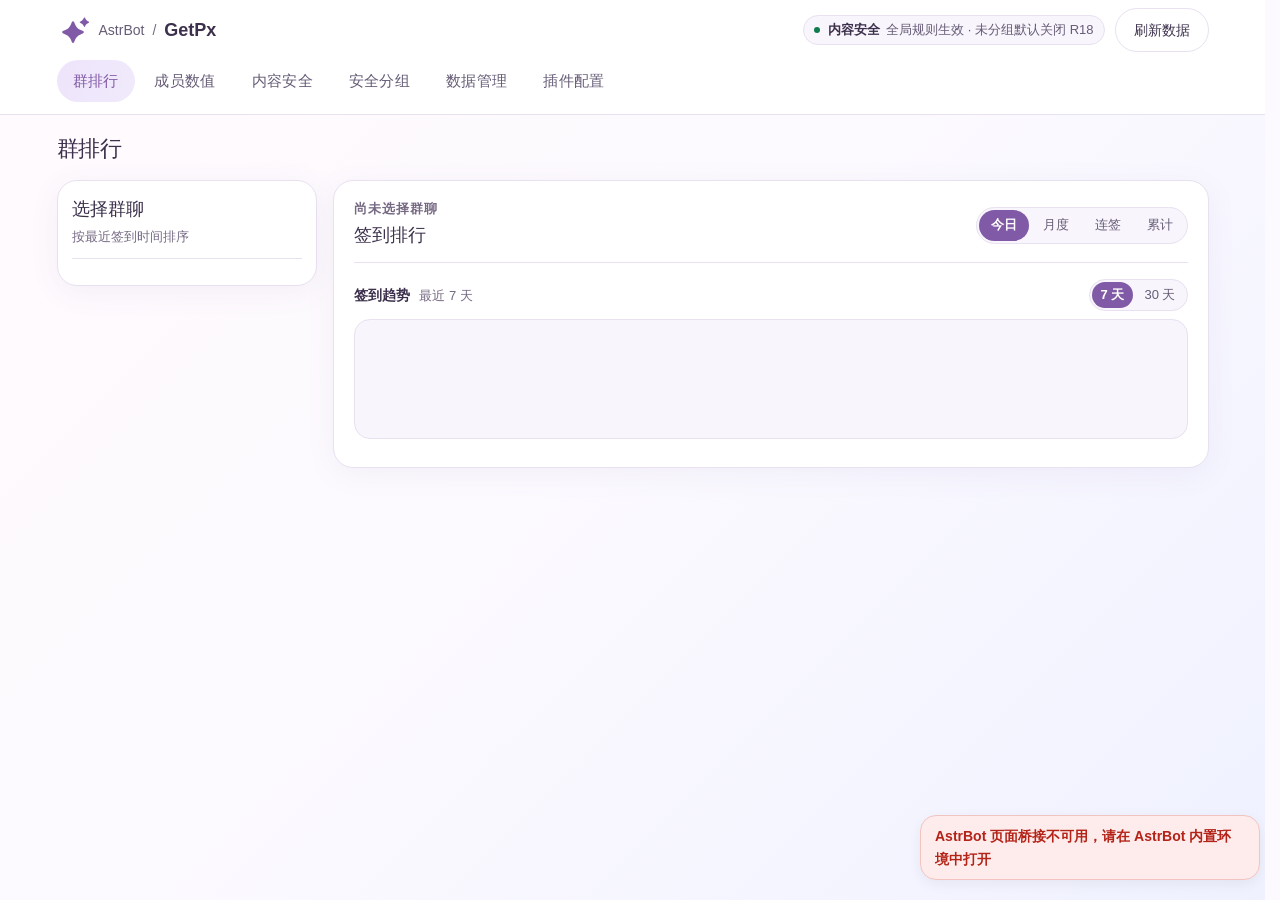
<file: pages/pluginCenter/index.html>
<!doctype html>
<html lang="zh-CN">
  <head>
    <meta charset="utf-8" />
    <meta name="viewport" content="width=device-width, initial-scale=1" />
    <meta name="color-scheme" content="light dark" />
    <meta name="theme-color" content="#ffffff" />
    <meta name="description" content="AstrBot 插件 GetPx 管理中心：群签到排行、成员数值、内容安全、安全分组、签到备份与插件配置。" />
    <title>GetPx 管理中心</title>
    <link rel="stylesheet" href="./styles.css" />
    <link rel="stylesheet" href="./safety.css" />
    <script>
      // 首帧即落主题：宿主注入的 data-theme 优先，其次 URL 的 theme 参数，
      // 独立预览回退系统偏好；不读取浏览器存储。
      (function () {
        var root = document.documentElement;
        var injected = root.getAttribute("data-theme");
        var hostKnown = injected === "dark" || injected === "light";
        var theme = hostKnown
          ? injected
          : new URLSearchParams(window.location.search).get("theme");
        var dark = theme === "dark"
          || (theme !== "light" && !!(window.matchMedia && window.matchMedia("(prefers-color-scheme: dark)").matches));
        root.setAttribute("data-theme", dark ? "dark" : "light");
        // 宿主已给出主题时不再跟随系统偏好，避免后续系统切换覆盖宿主。
        if (hostKnown) root.setAttribute("data-theme-source", "host");
      })();
    </script>
  </head>
  <body>
    <a class="skip-link" href="#mainContent">跳到主要内容</a>

    <div class="nav-shell">
      <header class="nav-primary">
        <div class="brand">
          <!-- AstrBot 双星标识，来自官方 dashboard/ChatUILogo.vue。 -->
          <svg class="brand-mark" viewBox="0 0 24 24" aria-hidden="true" focusable="false">
            <g transform="matrix(0.048 0 0 0.048 1.8 0.16)">
              <g transform="translate(0.8 32.9)">
                <path d="m246.3 328.1-17.8 41.2c-6.4 14.8-26.9 14.8-33.3 0l-17.8-41.2c-14.9-34.2-41.8-61.4-75.3-76.3l-48.8-21.6c-14.7-6.5-14.7-27.9 0-34.4l47.2-21c34.4-15.3 61.7-43.5 76.4-78.8l18-43.7c6.3-15.2 27.3-15.2 33.6 0l18 43.7c14.7 35.3 42 63.6 76.4 78.8l47.2 21c14.7 6.5 14.7 27.9 0 34.4l-48.8 21.6c-33.5 14.8-60.4 42.1-75.3 76.2z" transform="translate(0 35)" />
                <path d="m402.2 449.3-5.3 12.2c-3.5 7.9-14.4 7.9-17.9 0l-5.3-12.2c-8.4-19.3-23.6-34.6-42.4-43l-15.4-6.9c-7.9-3.5-7.9-14.9 0-18.4l14.5-6.5c19.4-8.6 34.8-24.5 43.1-44.5l5.4-13.1c3.4-8.1 14.6-8.1 18 0l5.4 13.1c8.3 19.9 23.7 35.8 43.1 44.5l14.5 6.5c7.9 3.5 7.9 14.9 0 18.4l-15.4 6.9c-19 8.3-34.1 23.7-42.5 43z" transform="matrix(0.95 0 0 0.95 22 -278)" />
              </g>
            </g>
          </svg>
          <div class="nav-crumb">
            <span class="org">AstrBot</span>
            <span class="slash">/</span>
            <span class="proj">GetPx</span>
          </div>
        </div>
        <div class="nav-actions">
          <div class="safety-summary" role="status" aria-label="内容安全摘要">
            <span class="safety-dot" aria-hidden="true"></span>
            <span class="safety-summary-text">
              <strong>内容安全</strong>
              <span id="safetyStatusSummary">全局规则生效 · 未分组默认关闭 R18</span>
            </span>
          </div>
          <button id="refreshBtn" class="btn" type="button">刷新数据</button>
        </div>
      </header>

      <nav class="nav-tabs" id="navTabs" role="tablist" aria-label="功能模块导航">
        <button class="tab active" id="tab-ranking" data-view="ranking" type="button" role="tab" aria-selected="true" aria-controls="rankingView" tabindex="0">群排行</button>
        <button class="tab" id="tab-members" data-view="members" type="button" role="tab" aria-selected="false" aria-controls="membersView" tabindex="-1">成员数值</button>
        <button class="tab" id="tab-safety" data-view="safety" type="button" role="tab" aria-selected="false" aria-controls="safetyView" tabindex="-1">内容安全</button>
        <button class="tab" id="tab-policies" data-view="policies" type="button" role="tab" aria-selected="false" aria-controls="policiesView" tabindex="-1">安全分组</button>
        <button class="tab" id="tab-data" data-view="data" type="button" role="tab" aria-selected="false" aria-controls="dataView" tabindex="-1">数据管理</button>
        <button class="tab" id="tab-settings" data-view="settings" type="button" role="tab" aria-selected="false" aria-controls="settingsView" tabindex="-1">插件配置</button>
      </nav>
    </div>

    <main class="main" id="mainContent" tabindex="-1">
      <section id="globalError" class="global-error" role="alert" hidden>
        <span id="globalErrorMessage">部分数据加载失败。</span>
        <button class="btn" id="retryAllBtn" type="button">重新加载</button>
      </section>

      <!-- 群排行 -->
      <section id="rankingView" class="view active" role="tabpanel" aria-labelledby="tab-ranking">
        <div class="view-head"><h2>群排行</h2></div>
        <div class="ranking-layout">
          <aside class="panel group-rail">
            <div class="panel-head">
              <div>
                <h2 id="rankingTitle">选择群聊</h2>
                <p class="panel-sub">按最近签到时间排序</p>
              </div>
            </div>
            <div id="groupList" class="group-list"></div>
          </aside>

          <div class="panel ranking-main">
            <div class="ranking-toolbar">
              <div>
                <p id="selectedGroupMeta" class="eyebrow">尚未选择群聊</p>
                <h2 id="selectedGroupName">签到排行</h2>
              </div>
              <div class="segmented" aria-label="榜单时间筛选">
                <button class="active" data-rank="today" type="button">今日</button>
                <button data-rank="month" type="button">月度</button>
                <button data-rank="streak" type="button">连签</button>
                <button data-rank="total" type="button">累计</button>
              </div>
            </div>

            <div class="activity-head">
              <div>
                <span>签到趋势</span>
                <small id="trendCaption">最近 7 天</small>
              </div>
              <div class="segmented compact" aria-label="趋势统计时间跨度">
                <button class="active" data-days="7" type="button">7 天</button>
                <button data-days="30" type="button">30 天</button>
              </div>
            </div>
            <div class="ranking-results">
              <p id="rankingStatus" class="ranking-status" role="status"></p>
              <div id="rankingData">
                <div id="activityTrack" class="activity-track" aria-label="每日签到人数"></div>
                <div id="rankingContent" class="ranking-content"></div>
              </div>
            </div>
          </div>
        </div>
      </section>

      <!-- 成员数值 -->
      <section id="membersView" class="view" role="tabpanel" aria-labelledby="tab-members">
        <div class="view-head">
          <div>
            <h2 id="membersTitle">成员数值</h2>
            <p>搜索已有签到成员并调整当前资料。历史签到记录、群排行和已生成卡片不会被改写。</p>
          </div>
        </div>

        <p class="notice" role="note">
          <strong>修改立即生效</strong>
          金币与签到天数不能小于 0；好感度最低为 -10；连续签到不能大于累计签到。
        </p>

        <section class="panel member-panel">
          <div class="panel-head">
            <div>
              <h3>成员资料</h3>
              <p class="panel-sub">按昵称或用户 ID 搜索</p>
            </div>
            <span id="memberCount" class="count" aria-live="polite">尚未加载</span>
          </div>
          <form id="memberSearchForm" class="member-search-form" role="search">
            <label for="memberSearch" class="sr-only">搜索成员昵称或用户 ID</label>
            <input id="memberSearch" name="checkin_member_search" type="search" maxlength="64" autocomplete="off" spellcheck="false" placeholder="输入昵称或用户 ID…" />
            <button class="btn" type="submit">搜索成员</button>
            <button id="memberClearBtn" class="btn" type="button">清除</button>
          </form>
          <div id="memberList" class="member-list" aria-live="polite" tabindex="-1">
            <div class="empty">打开本模块后将加载签到成员</div>
          </div>
          <nav id="memberPager" class="member-pager" aria-label="成员列表分页" hidden>
            <button id="memberPrevPage" class="btn btn-sm" type="button">上一页</button>
            <span id="memberPageStatus" role="status"></span>
            <button id="memberNextPage" class="btn btn-sm" type="button">下一页</button>
          </nav>
        </section>
      </section>

      <!-- 内容安全 -->
      <section id="safetyView" class="view" role="tabpanel" aria-labelledby="tab-safety">
        <div class="view-head">
          <div>
            <h2 id="safetyTitle">内容安全</h2>
            <p>全局规则适用于所有会话；未分组会话默认仅普通分级，没有内置关键词。</p>
          </div>
        </div>

        <div class="safety-columns">
          <section class="panel safety-mode-panel">
            <div class="panel-head"><h3>所有分组的匹配方式</h3></div>
            <span class="field-label" id="keywordMatchModeLabel">关键词过滤</span>
            <div id="keywordMatchMode" class="dd-slot"></div>
            <p id="keywordModeHint" class="hint"></p>
            <p class="hint">全局与分组关键词使用同一模式。不检查简介，不执行正则或通配符。</p>
          </section>

          <section class="panel">
            <div class="panel-head">
              <div>
                <h3>全局屏蔽关键词</h3>
                <p class="panel-sub">对所有会话生效，与分组词叠加</p>
              </div>
              <span id="customCount" class="count" aria-live="polite"></span>
            </div>
            <form id="termForm" class="inline-form">
              <label for="termInput" class="sr-only">自定义屏蔽词</label>
              <input id="termInput" type="text" name="custom_safety_term" maxlength="64" autocomplete="off" spellcheck="false" placeholder="例如：某些敏感词汇…" required />
              <button class="btn" type="submit">添加屏蔽词</button>
              <p id="termError" class="form-error" aria-live="polite"></p>
            </form>
            <div id="customTerms" class="term-list"></div>
          </section>
        </div>

        <section class="panel blacklist-panel">
          <div class="panel-head">
            <div>
              <h3>作品 ID 黑名单</h3>
              <p class="panel-sub">所有会话生效；同一 PID 的分页图片也会拦截</p>
            </div>
            <span id="blacklistCount" class="count" aria-live="polite"></span>
          </div>
          <form id="blacklistForm" class="blacklist-form">
            <div>
              <label for="blacklistId">Pixiv 作品 ID</label>
              <input id="blacklistId" type="text" name="pixiv_illust_id" inputmode="numeric" pattern="[0-9]+" autocomplete="off" spellcheck="false" required placeholder="例如：12345678…" />
            </div>
            <div>
              <label for="blacklistReason">加入原因</label>
              <input id="blacklistReason" type="text" name="blacklist_reason" maxlength="200" autocomplete="off" placeholder="例如：含有不适合的背景…" />
            </div>
            <button class="btn" type="submit">加入黑名单</button>
            <p id="blacklistError" class="form-error" aria-live="polite"></p>
          </form>
          <div id="blacklistContent" class="blacklist-list"></div>
        </section>
      </section>

      <!-- 安全分组 -->
      <section id="policiesView" class="view" role="tabpanel" aria-labelledby="tab-policies">
        <div class="view-head">
          <div>
            <h2 id="policiesTitle">安全分组</h2>
            <p>一个会话只属于一个分组。全局关键词与作品黑名单始终生效。</p>
          </div>
          <button id="policyAddBtn" class="btn btn-primary" type="button">新建分组</button>
        </div>
        <section class="panel">
          <div class="panel-head">
            <p class="hint">点击分组编辑</p>
            <span id="policyCount" class="count" aria-live="polite">0</span>
          </div>
          <label for="policySearch" class="sr-only">搜索分组名称或会话</label>
          <input id="policySearch" class="search" type="search" placeholder="搜索分组名称或完整 UMO" autocomplete="off" />
          <div id="policyList" class="safety-group-grid" aria-live="polite"></div>
        </section>

        <dialog id="safetyGroupDialog" class="safety-group-dialog" aria-labelledby="safetyGroupTitle">
          <form id="safetyGroupForm">
            <header class="safety-group-header">
              <h3 id="safetyGroupTitle">安全分组</h3>
              <p>为关联会话设置分级与附加屏蔽词。</p>
            </header>
            <div class="safety-group-fields">
              <div class="safety-group-field">
                <label for="safetyGroupName">分组名称</label>
                <input id="safetyGroupName" type="text" name="safety_group_name" required maxlength="64" placeholder="例如：日常插画" autocomplete="off" />
              </div>
              <div class="safety-group-field">
                <label for="safetyGroupSessions">关联会话 <span>每行一个完整 UMO</span></label>
                <textarea id="safetyGroupSessions" rows="3" placeholder="粘贴 /sid 返回的完整值" aria-describedby="safetyGroupSessionsHint" spellcheck="false"></textarea>
                <p id="safetyGroupSessionsHint" class="hint">在目标聊天发送 /sid 获取；一个会话只能加入一个分组。</p>
              </div>
              <label class="safety-r18-toggle">
                <span class="safety-r18-copy">
                  <strong>允许 R18</strong>
                  <small id="safetyGroupR18Hint">默认关闭；开启后允许混合分级，不保证只返回 R18。</small>
                </span>
                <input id="safetyGroupR18" type="checkbox" role="switch" aria-label="允许 R18" aria-describedby="safetyGroupR18Hint" />
                <span class="switch-track" aria-hidden="true"></span>
              </label>
              <div class="safety-group-field">
                <label for="safetyGroupTerms">附加屏蔽关键词 <span>每行一个</span></label>
                <textarea id="safetyGroupTerms" rows="3" placeholder="可选，留空仅使用全局关键词" aria-describedby="safetyGroupTermsHint"></textarea>
                <p id="safetyGroupTermsHint" class="hint">与全局词叠加，使用全局匹配方式；全局作品黑名单始终生效。</p>
              </div>
              <p id="safetyGroupError" class="form-error" role="alert"></p>
            </div>
            <div class="dialog-actions">
              <button id="safetyGroupDelete" class="btn btn-danger-quiet" type="button">删除分组</button>
              <button class="btn" id="safetyGroupCancel" type="button">关闭</button>
              <button class="btn btn-primary" type="submit">保存分组</button>
            </div>
          </form>
        </dialog>
      </section>

      <!-- 数据管理 -->
      <section id="dataView" class="view" role="tabpanel" aria-labelledby="tab-data">
        <div class="view-head">
          <div>
            <h2 id="dataTitle">数据管理</h2>
            <p>导出签到数据、当前安全规则及旧策略归档。导入只恢复签到，安全规则与旧策略不会恢复。</p>
          </div>
        </div>

        <div class="data-grid">
          <section class="panel data-action">
            <h3>数据导出</h3>
            <p>导出插件数据 JSON。查看旧策略请展开 legacy_safety_archives；旧策略仅供查看，不支持重新导入。包内不含 token 或代理地址。</p>
            <button class="btn" id="exportBtn" type="button">下载备份 (.json)</button>
            <small id="latestBackup" aria-live="polite">最近备份：尚无备份记录</small>
          </section>

          <section class="panel data-action">
            <h3>从备份文件恢复</h3>
            <p>导入 JSON 格式的备份。注意：这会覆盖现有的签到数据。在导入前，系统会自动创建当前数据的回滚备份。</p>
            <label for="importFile" class="sr-only">选择备份文件</label>
            <input id="importFile" name="checkin_backup" type="file" accept="application/json,.json" hidden />
            <button id="selectBackupBtn" class="btn" type="button">选择备份文件</button>
            <button id="importBtn" class="btn danger" type="button" disabled>确认恢复此备份</button>
            <small id="importResult" aria-live="polite">尚未选择任何文件 (最大支持 5 MiB)</small>
          </section>

          <section class="panel data-action">
            <h3>临时图片与卡片缓存</h3>
            <p>保存当天签到卡片及背景摘要，并统计下载临时图片。下载图片通常在发送流程结束后删除；送达未知的路径图片保留 10 分钟后自动清理。手动清理会移除卡片缓存和下载残余，跳过最近 10 分钟的下载临时文件。签到记录及用户数据不受影响，卡片缓存清理后会按需重建。</p>
            <div class="cache-stat-line">
              <span id="cacheStorageText">正在统计缓存占用…</span>
            </div>
            <div class="cache-actions-row">
              <button id="clearCacheBtn" class="btn danger" type="button">一键清理临时缓存</button>
              <button id="refreshCacheBtn" class="btn" type="button">刷新统计</button>
            </div>
            <small id="cacheStorageDetail" aria-live="polite">卡片缓存：- · 临时下载：-</small>
          </section>
        </div>
      </section>

      <!-- 插件配置 -->
      <section id="settingsView" class="view" role="tabpanel" aria-labelledby="tab-settings">
        <div class="config-actionbar">
          <div class="config-toolbar-heading">
            <h2 id="settingsTitle">插件配置</h2>
            <div class="config-current-group">
              <span id="settingsGroupTitle">插件配置</span>
              <span id="settingsGroupCount" class="hint"></span>
            </div>
          </div>
          <p id="settingsStatus" class="config-bar-state" role="status" aria-live="polite">正在读取设置…</p>
          <div class="config-bar-actions">
            <button id="settingsDiscardBtn" class="btn" type="button">放弃更改</button>
            <button id="settingsReloadBtn" class="btn" type="button" aria-label="重新载入设置" title="重新载入设置">
              <svg viewBox="0 0 24 24" width="20" height="20" aria-hidden="true" focusable="false"><path d="M20 7v5h-5M4 17v-5h5M6.3 6.3a8 8 0 0 1 13 2.7M4.7 15a8 8 0 0 0 13 2.7" fill="none" stroke="currentColor" stroke-width="1.8" stroke-linecap="round" stroke-linejoin="round" /></svg>
              <span>重新载入</span>
            </button>
            <button id="settingsSaveBtn" class="btn btn-primary" type="submit" form="configSettingsForm" disabled>保存设置</button>
          </div>
        </div>

        <form id="configSettingsForm" class="config-layout" novalidate>
          <aside class="config-nav" aria-label="配置分组">
            <label for="settingsSearch" class="sr-only">搜索配置项</label>
            <input id="settingsSearch" class="search" type="search" placeholder="搜索配置项…" autocomplete="off" spellcheck="false" />
            <div id="settingsNav" class="config-nav-list"></div>
            <span id="settingsGroupPickerLabel" class="sr-only">配置分组</span>
            <div id="settingsGroupSelect" class="config-mobile-select"></div>
            <button id="settingsFixInvalidBtn" class="btn btn-quiet" type="button" hidden>定位待修正项</button>
            <label class="config-check config-key-toggle"><input id="settingsShowKeys" type="checkbox" />显示配置键</label>
          </aside>
          <div class="config-content">
            <div class="config-main" aria-labelledby="settingsGroupTitle">
              <div id="settingsGroups" class="config-fields"></div>
            </div>
            <details class="config-effect-note">
              <summary>保存后何时生效？</summary>
              <p>Pixiv 令牌、出站代理及模式、图片反代、Lolicon 排除 AI、万象画卷联动与网络超时保存后需重载插件。去重期限为内置规则，不再提供天数设置。全局安全规则与安全分组仍由各自页面维护。</p>
            </details>
          </div>
        </form>
      </section>
    </main>

    <div id="toast" class="toast" role="status" aria-live="polite"></div>

    <dialog id="confirmDialog" class="dialog" aria-labelledby="dialogTitle" aria-describedby="dialogMessage">
      <form method="dialog">
        <h2 id="dialogTitle">确认操作</h2>
        <p id="dialogMessage"></p>
        <div class="dialog-actions">
          <button class="btn" value="cancel" type="submit">取消</button>
          <button id="dialogConfirm" class="btn danger" value="confirm" type="submit">确认执行</button>
        </div>
      </form>
    </dialog>

    <dialog id="memberDialog" class="member-dialog" aria-labelledby="memberDialogTitle">
      <form id="memberForm">
        <h2 id="memberDialogTitle">调整成员数值</h2>
        <p id="memberDialogIdentity" class="member-dialog-identity"></p>
        <input id="memberUserId" name="user_id" type="hidden" />
        <div class="member-value-grid">
          <label for="memberCoins">金币
            <input id="memberCoins" name="coins" type="number" min="0" max="2147483647" step="1" inputmode="numeric" required />
          </label>
          <label for="memberAffection">好感度
            <input id="memberAffection" name="affection" type="number" min="-10" max="1000000" step="0.01" inputmode="decimal" required />
          </label>
          <label for="memberTotalDays">累计签到
            <input id="memberTotalDays" name="total_days" type="number" min="0" max="2147483647" step="1" inputmode="numeric" required />
          </label>
          <label for="memberStreakDays">连续签到
            <input id="memberStreakDays" name="streak_days" type="number" min="0" max="2147483647" step="1" inputmode="numeric" required />
          </label>
        </div>
        <div class="member-boost-section">
          <div class="member-boost-info">
            <span class="field-label">好感度加持状态</span>
            <span id="memberBoostStatus" class="boost-badge">无加持</span>
          </div>
          <div class="member-boost-field">
            <span class="field-label" id="memberBoostLabel">调整加持</span>
            <div id="memberBoostAction" class="dd-slot"></div>
          </div>
        </div>
        <p class="member-history-note">这里只修改成员当前资料，不会篡改过去的签到奖励或排行榜记录。</p>
        <p id="memberFormError" class="form-error" aria-live="polite"></p>
        <div class="dialog-actions">
          <button class="btn" id="memberCancelBtn" type="button">取消</button>
          <button class="btn btn-primary" id="memberSaveBtn" type="submit">保存修改</button>
        </div>
      </form>
    </dialog>

    <script type="module" src="./app.js"></script>
  </body>
</html>
</file>
<file: pages/pluginCenter/styles.css>
/* ==========================================================================
   GetPx 管理中心
   淡紫渐变管理界面：统一控件、圆角与动效，亮色内容面承载业务信息。
   深色跟随宿主，独立预览回退系统偏好；不读取浏览器存储。
   颜色一律走语义 token；动效仅用于控件状态反馈，遵循 reduced-motion。
   ========================================================================== */

:root {
  color-scheme: light;

  --font-system: -apple-system, BlinkMacSystemFont, "Segoe UI", "PingFang SC",
    "Hiragino Sans GB", "Microsoft YaHei", "Noto Sans SC", sans-serif;
  --font-sans: var(--font-system);
  --font-code: ui-monospace, SFMono-Regular, Menlo, Consolas, "Liberation Mono", monospace;
  --font-display: var(--font-sans);
  --text-small: 13px;
  --text-body: 14px;
  --text-nav: 15px;
  --text-section: 18px;
  --text-title: 22px;
  --weight-display: 600;
  --weight-control: 500;
  --weight-label: 600;

  --bg: #fcfaff;
  --surface: #f8f5fd;
  --surface-hover: #f0eafb;
  --surface-sunken: #eee4fb;
  --surface-elevated: #ffffff;
  --border: #e8e1f0;
  --border-strong: #b9accd;
  --border-focus: #8064a8;
  --text: #3c304c;
  --text-muted: #665c76;
  --text-subtle: #756983;
  --accent: #805aa6;
  --accent-hover: #70508f;
  --accent-end: #8863b0;
  --wash-start: #fffafd;
  --wash-end: #eff1ff;
  --page-background: var(--bg) linear-gradient(135deg, var(--wash-start), var(--bg) 48%, var(--wash-end)) fixed;
  --soft-shadow: #72559012;
  --accent-invert: #ffffff;
  --link: #805aa6;
  --link-hover: #654989;
  --safe: #0f7b4f;
  --safe-soft: #e9f6ef;
  --safe-border: #b9e0cb;
  --warn: #8a4b00;
  --warn-soft: #fdf4e5;
  --warn-border: #efd9b4;
  --danger: #b42318;
  --danger-soft: #fdeceb;
  --danger-border: #f2c4c0;
  --danger-solid: #b42318;
  --danger-solid-hover: #8f1c13;
  --danger-solid-text: #ffffff;
  --backdrop: rgba(23, 23, 23, 0.38);
  --focus-ring: #8064a8;
  --toggle-knob: #ffffff;

  --radius: 20px;
  --radius-sm: 16px;
  --radius-xs: 12px;
  --radius-pill: 999px;
  --shadow-sm: 0 6px 30px var(--soft-shadow);
  --shadow-md: 0 4px 14px rgba(0, 0, 0, 0.06);
  --shadow-dialog: 0 0 0 1px var(--border), 0 16px 48px rgba(0, 0, 0, 0.12);
  --control-height: 44px;
  --control-compact-height: 32px;
  --transition: 180ms cubic-bezier(.2,0,0,1);

  --topbar-h: 56px;
  --tabs-h: 42px;
  --shell-height: 98px;
  --config-toolbar-height: 72px;
  --config-toolbar-gap: 8px;
  --sticky-top: calc(var(--shell-height) + var(--config-toolbar-gap) + var(--config-toolbar-height) + 16px);
  --page-bottom: 40px;
}

/* 深色沿用紫色强调，危险、警告与成功保留独立语义。 */
:root[data-theme="dark"] {
  color-scheme: dark;

  --bg: #2c2736;
  --surface: #373041;
  --surface-hover: #50435f;
  --surface-sunken: #58426e;
  --surface-elevated: #373041;
  --border: #5a4b66;
  --border-strong: #83738f;
  --border-focus: #dec1fb;
  --text: #f5edfc;
  --text-muted: #d0c4dd;
  --text-subtle: #d2c4df;
  --accent: #dec1fb;
  --accent-hover: #e4cefa;
  --accent-end: #cbbaf3;
  --wash-start: #362b40;
  --wash-end: #303345;
  --soft-shadow: #140c2226;
  --accent-invert: #2c2736;
  --link: #d0b9ee;
  --link-hover: #e3d2f8;
  --safe: #4ec98a;
  --safe-soft: #14291f;
  --safe-border: #2f5c45;
  --warn: #f0b45a;
  --warn-soft: #2c2417;
  --warn-border: #574327;
  --danger: #ff7b72;
  --danger-soft: #2e1a1c;
  --danger-border: #5c2b2f;
  --danger-solid: #b94036;
  --danger-solid-hover: #a3332a;
  --danger-solid-text: #ffffff;
  --backdrop: rgba(8, 10, 14, 0.62);
  --focus-ring: #dec1fb;
  --toggle-knob: #f7f2fc;

  --shadow-sm: 0 6px 30px var(--soft-shadow);
  --shadow-md: 0 4px 14px rgba(0, 0, 0, 0.35);
  --shadow-dialog: 0 0 0 1px var(--border-strong), 0 16px 48px rgba(0, 0, 0, 0.55);
}

*,
*::before,
*::after {
  box-sizing: border-box;
}

body {
  margin: 0;
  min-width: 320px;
  font-family: var(--font-sans);
  font-size: var(--text-body);
  line-height: 1.6;
  color: var(--text);
  background: var(--page-background);
  -webkit-font-smoothing: antialiased;
  text-rendering: optimizeLegibility;
}

h1,
h2,
h3,
h4,
p {
  margin: 0;
}

h1, h2, h3, h4, .nav-crumb .proj, .tab, .config-nav-name {
  font-family: var(--font-display);
  font-weight: var(--weight-display);
  font-synthesis: none;
}

button,
input,
select,
textarea {
  font: inherit;
  color: inherit;
}

button {
  cursor: pointer;
  touch-action: manipulation;
}

html { scroll-padding-top: calc(var(--shell-height) + 16px); }
html[data-view="settings"] {
  scroll-padding-top: var(--sticky-top);
}
:where(input, textarea, button, summary) { scroll-margin-block: 12px; }

:where(button, input, textarea, [tabindex]):focus-visible {
  outline: 2px solid var(--focus-ring);
  outline-offset: 2px;
}

.skip-link {
  position: fixed;
  top: 10px;
  left: 10px;
  z-index: 100;
  padding: 7px 12px;
  border-radius: var(--radius-xs);
  background: var(--accent);
  color: var(--accent-invert);
  font-size: var(--text-body);
  transform: translateY(-160%);
  transition: transform var(--transition), width var(--transition), height var(--transition), background-color var(--transition);
}

.skip-link:focus {
  transform: none;
}

.sr-only {
  position: absolute;
  width: 1px;
  height: 1px;
  padding: 0;
  margin: -1px;
  overflow: hidden;
  clip: rect(0, 0, 0, 0);
  white-space: nowrap;
  border: 0;
}

/* ==========================================================================
   顶部导航壳
   ========================================================================== */

.nav-shell {
  position: sticky;
  top: 0;
  z-index: 40;
  background: var(--surface-elevated);
  border-bottom: 1px solid var(--border);
}

.nav-primary {
  max-width: 1200px;
  margin: 0 auto;
  display: flex;
  align-items: center;
  gap: 16px;
  min-height: var(--topbar-h);
  padding: 8px 24px;
}

.brand {
  display: flex;
  align-items: center;
  gap: 10px;
  min-width: 0;
}

.brand-mark {
  display: block;
  width: 32px;
  height: 32px;
  flex: none;
  fill: var(--accent);
}

.nav-crumb {
  display: flex;
  align-items: center;
  gap: 8px;
  font-size: var(--text-body);
  white-space: nowrap;
}

.nav-crumb .org {
  color: var(--text-muted);
}

.nav-crumb .slash {
  color: var(--text-subtle);
}

.nav-crumb .proj {
  color: var(--text);
  font-weight: var(--weight-display);

  font-size: var(--text-section);
}

.nav-actions {
  margin-left: auto;
  display: flex;
  align-items: center;
  gap: 10px;
  min-width: 0;
}

.safety-summary {
  display: flex;
  align-items: center;
  gap: 8px;
  min-width: 0;
  padding: 4px 10px;
  border: 1px solid var(--border);
  border-radius: var(--radius-sm);
  background: var(--surface);
}

.safety-dot {
  width: 6px;
  height: 6px;
  flex: none;
  border-radius: 50%;
  background: var(--safe);
}

.safety-summary-text {
  display: flex;
  align-items: baseline;
  gap: 6px;
  min-width: 0;
  font-size: var(--text-small);
  color: var(--text-muted);
}

.safety-summary-text strong {
  flex: none;
  color: var(--text);
  font-weight: 600;
}

#safetyStatusSummary {
  overflow: hidden;
  text-overflow: ellipsis;
  white-space: nowrap;
}

.nav-tabs {
  position: relative;
  max-width: 1200px;
  margin: 0 auto;
  display: flex;
  gap: 4px;
  padding: 0 24px 12px;
  overflow-x: auto;
  scrollbar-width: none;
}

.nav-tabs::-webkit-scrollbar {
  display: none;
}

.tab {
  position: relative;
  z-index: 1;
  padding: 9px 16px;
  border-radius: var(--radius-pill);
  border: 0;
  background: transparent;
  color: var(--text-muted);
  font-size: var(--text-nav);
  white-space: nowrap;
  transition: color var(--transition);
  font-weight: var(--weight-control);
  letter-spacing: .02em;
}

.tab:hover {
  color: var(--text);
}

.tab.active {
  color: var(--accent);
  font-weight: var(--weight-control);
}

.tab-indicator {
  position: absolute;
  top: 0;
  left: 0;
  height: 40px;
  border-radius: var(--radius-pill);
  background: linear-gradient(110deg, var(--surface-sunken), var(--surface-hover));
  transition: width 300ms cubic-bezier(.2,0,0,1), transform 300ms cubic-bezier(.2,0,0,1);
  pointer-events: none;
}

.main {
  width: 100%;
  max-width: 1200px;
  margin: 0 auto;
  padding: 16px 24px var(--page-bottom);
}

html[data-view="settings"] .main { padding-top: var(--config-toolbar-gap); }

.view {
  display: none;
}

.view.active {
  display: block;
}

/* ==========================================================================
   基础排版与通用组件
   ========================================================================== */

.view-head {
  display: flex;
  align-items: flex-end;
  justify-content: space-between;
  gap: 16px;
  flex-wrap: wrap;
  margin-bottom: 14px;
}

.view-head h2 {
  font-size: var(--text-title);
  font-weight: var(--weight-display);
  letter-spacing: -0.01em;
}

.view-head p {
  margin-top: 3px;
  max-width: 78ch;
  font-size: var(--text-small);
  color: var(--text-subtle);

  line-height: 1.7;
}

.panel {
  min-width: 0;
  padding: 20px;
  border: 1px solid var(--border);
  border-radius: var(--radius);
  background: var(--surface-elevated);
  box-shadow: var(--shadow-sm);
}

.panel-head {
  display: flex;
  align-items: flex-start;
  justify-content: space-between;
  gap: 12px;
  padding-bottom: 10px;
  margin-bottom: 12px;
  border-bottom: 1px solid var(--border);
}

.panel-head h2,
.panel-head h3 {
  font-size: var(--text-section);
  font-weight: var(--weight-display);
}

.panel-sub {
  margin-top: 2px;
  font-size: var(--text-small);
  color: var(--text-subtle);

  line-height: 1.7;
}

.eyebrow {
  font: 600 var(--text-small)/1.2 var(--font-sans);
  letter-spacing: 0.08em;
  text-transform: uppercase;
  color: var(--text-subtle);
}

.hint {
  font-size: var(--text-small);
  color: var(--text-subtle);

  line-height: 1.7;
}

.count {
  flex: none;
  padding: 3px 8px;
  border: 1px solid var(--border);
  border-radius: var(--radius-pill);
  background: var(--surface-hover);
  color: var(--text-muted);
  font: 600 var(--text-small)/1 var(--font-sans);
}

.btn {
  position: relative;
  overflow: hidden;
  display: inline-flex;
  align-items: center;
  justify-content: center;
  gap: 6px;
  min-height: var(--control-height);
  padding: 8px 18px;
  border: 1px solid var(--border);
  border-radius: var(--radius-pill);
  background: var(--surface-elevated);
  color: var(--text);
  font-size: var(--text-body);
  font-weight: var(--weight-control);
  transition: background-color var(--transition), border-color var(--transition),
    color var(--transition), transform var(--transition), box-shadow var(--transition);
}

.btn:hover:not(:disabled) {
  background: var(--surface-hover);
  border-color: var(--border-strong);
}

.btn.btn-primary {
  background: linear-gradient(120deg, var(--accent), var(--accent-end));
  border-color: var(--accent);
  color: var(--accent-invert);
}
.btn.btn-primary:hover:not(:disabled) {
  background: linear-gradient(120deg, var(--accent), var(--accent-end));
  box-shadow: 0 5px 14px var(--soft-shadow);
  transform: translateY(-1px);
  border-color: var(--accent-hover);
}

.btn:active:not(:disabled) { transform: scale(.96); }

.btn-sm {
  min-height: var(--control-compact-height);
  padding: 4px 10px;
  font-size: var(--text-body);
}

.btn-quiet {
  border-color: transparent;
  background: transparent;
}

.btn-danger-quiet {
  color: var(--danger);
}

.btn-danger-quiet:hover:not(:disabled) {
  border-color: var(--danger-border);
  background: var(--danger-soft);
}

.btn[hidden] { display: none; }

.button-ripple {
  position: absolute;
  border-radius: 50%;
  background: currentColor;
  opacity: .15;
  transform: scale(0);
  pointer-events: none;
  animation: button-ripple 460ms ease-out forwards;
}
@keyframes button-ripple { to { transform: scale(1); opacity: 0; } }

.btn:disabled {
  opacity: 0.5;
  cursor: not-allowed;
}

.btn.danger {
  border-color: var(--danger-solid);
  background: var(--danger-solid);
  color: var(--danger-solid-text);
}

.btn.danger:hover:not(:disabled) {
  background: var(--danger-solid-hover);
  border-color: var(--danger-solid-hover);
}

input[type="text"],
input[type="search"],
input[type="password"],
input[type="number"],
input[type="file"],
textarea,
.search {
  width: 100%;
  min-width: 0;
  padding: 10px 13px;
  border: 1px solid var(--border);
  border-radius: var(--radius-xs);
  background: var(--surface);
  color: var(--text);
  font-size: var(--text-body);
  min-height: var(--control-height);
  transition: border-color var(--transition), box-shadow var(--transition);
}

input[type="text"]:focus,
input[type="search"]:focus,
input[type="password"]:focus,
input[type="number"]:focus,
textarea:focus {
  border-color: var(--border-focus);
  outline: none;
  box-shadow: 0 0 0 1px var(--border-focus);
}

input::placeholder,
textarea::placeholder {
  color: var(--text-subtle);
  opacity: 1;
}

input[type="checkbox"] {
  accent-color: var(--accent);
}

textarea {
  resize: none;
  scrollbar-width: thin;
  scrollbar-color: var(--border-strong) transparent;
}

.empty {
  padding: 26px 12px;
  color: var(--text-subtle);
  font-size: var(--text-small);
  text-align: center;
}

.empty.error {
  color: var(--danger);
}

.form-error {
  font-size: var(--text-small);
  color: var(--danger);
}

.form-error:empty {
  display: none;
}

.global-error {
  display: flex;
  align-items: center;
  justify-content: space-between;
  gap: 12px;
  margin-bottom: 12px;
  padding: 9px 12px;
  border: 1px solid var(--danger-border);
  border-radius: var(--radius-sm);
  background: var(--danger-soft);
  color: var(--danger);
  font-size: var(--text-small);
}

.global-error[hidden] {
  display: none;
}

.global-error button {
  flex: none;
}

.notice {
  display: flex;
  flex-wrap: wrap;
  gap: 4px 10px;
  align-items: baseline;
  margin-bottom: 14px;
  padding: 9px 12px;
  border: 1px solid var(--warn-border);
  border-radius: var(--radius-sm);
  background: var(--warn-soft);
  color: var(--text);
  font-size: var(--text-small);
}

.notice strong {
  flex: none;
  color: var(--warn);
  font-size: var(--text-small);
}

/* ==========================================================================
   自绘下拉与开关
   ========================================================================== */

.dd {
  position: relative;
  display: inline-block;
  min-width: 0;
}

.dd-trigger {
  display: inline-flex;
  align-items: center;
  justify-content: space-between;
  gap: 8px;
  width: 100%;
  min-height: var(--control-height);
  padding: 8px 12px;
  border: 1px solid var(--border);
  border-radius: 14px;
  background: var(--surface);
  color: var(--text);
  font-size: var(--text-body);
  text-align: left;
  white-space: nowrap;
  transition: border-color var(--transition), background-color var(--transition);
}

.dd-trigger:hover:not(:disabled) {
  border-color: var(--border-strong);
}

.dd-trigger:focus-visible {
  border-color: var(--border-focus);
}

.dd-label {
  overflow: hidden;
  text-overflow: ellipsis;
}

.dd-caret {
  width: 20px;
  height: 20px;
  flex: none;
  color: var(--text-muted);
  transition: transform var(--transition), color var(--transition);
}

.dd-trigger:hover .dd-caret { color: var(--accent); }

.dd.open .dd-caret {
  transform: rotate(180deg);
}

.dd-list {
  position: absolute;
  top: calc(100% + 8px);
  left: 0;
  z-index: 60;
  display: flex;
  flex-direction: column;
  gap: 1px;
  min-width: 100%;
  max-width: min(340px, 100%, calc(100vw - 24px));
  max-height: 240px;
  overflow-y: auto;
  padding: 4px;
  border: 1px solid var(--border);
  border-radius: var(--radius-sm);
  background: var(--surface-elevated);
  box-shadow: var(--shadow-md);
  overscroll-behavior: contain;
  transform-origin: top;
  scrollbar-width: thin;
  scrollbar-color: var(--border-strong) transparent;
}

@keyframes surface-in {
  from { opacity: 0; transform: translateY(-3px); }
  to { opacity: 1; transform: translateY(0); }
}
@keyframes busy-spin { to { transform: rotate(360deg); } }
button[aria-busy="true"]::before {
  content: "";
  display: inline-block;
  width: 13px;
  height: 13px;
  margin-right: 7px;
  border: 2px solid currentColor;
  border-right-color: transparent;
  border-radius: 50%;
  vertical-align: -2px;
  animation: busy-spin 700ms linear infinite;
}
dialog[open] { animation: dialog-in 340ms cubic-bezier(.2,0,0,1); }
dialog[open]::backdrop { animation: surface-in 220ms ease-out; }
dialog.is-closing::backdrop { animation: backdrop-out 160ms ease-in forwards; }
@keyframes dialog-in { from { opacity: 0; transform: translateY(20px) scale(.94); } to { opacity: 1; transform: none; } }
@keyframes backdrop-out { to { background: transparent; } }

/* 空间不足时向上展开，避免矮屏或弹窗内选项被裁切。 */
.dd.dd-up .dd-list {
  top: auto;
  bottom: calc(100% + 8px);
  transform-origin: bottom;
}

.dd-list[hidden] {
  display: none;
}

.dd-option {
  display: flex;
  align-items: center;
  justify-content: space-between;
  gap: 10px;
  min-height: 42px;
  width: 100%;
  padding: 8px 12px;
  border: 0;
  border-radius: 11px;
  background: transparent;
  color: var(--text);
  font-size: var(--text-body);
  text-align: left;
  white-space: normal;
  overflow-wrap: anywhere;
}

.dd-option:hover:not(:disabled) {
  background: var(--surface-hover);
}

.dd-option[aria-selected="true"]::after { content: "✓"; color: var(--accent); flex: none; }

.dd-option[aria-selected="true"] {
  background: var(--surface-sunken);
  color: var(--accent);
  font-weight: var(--weight-control);
}

.dd-option:focus-visible {
  outline: 2px solid var(--focus-ring);
  outline-offset: -2px;
}

.dd-option:disabled {
  opacity: 0.5;
  cursor: not-allowed;
}

.dd.is-disabled {
  opacity: 0.55;
}

.dd-slot {
  min-width: 0;
}

.switch {
  display: inline-flex;
  align-items: center;
  gap: 10px;
  width: fit-content;
  min-height: var(--control-height);
  color: var(--text-muted);
  font-size: var(--text-body);
  cursor: pointer;
  user-select: none;
}

.switch input {
  position: absolute;
  width: 1px;
  height: 1px;
  margin: 0;
  opacity: 0;
  pointer-events: none;
}

.switch-track {
  position: relative;
  width: 52px;
  height: 32px;
  flex: none;
  border: 2px solid var(--text-subtle);
  border-radius: var(--radius-pill);
  background: var(--surface);
  transition: background-color var(--transition);
}

.switch-track::after {
  content: "";
  position: absolute;
  top: 6px;
  left: 6px;
  width: 16px;
  height: 16px;
  border-radius: 50%;
  background: var(--text-subtle);
  box-shadow: 0 1px 2px rgba(0, 0, 0, 0.2);
  transition: transform var(--transition), width var(--transition), height var(--transition), background-color var(--transition);
}

input:checked + .switch-track {
  border-color: var(--accent);
  background: var(--accent);
}

input:checked + .switch-track::after {
  top: 2px;
  left: 2px;
  width: 24px;
  height: 24px;
  background: var(--accent-invert);
  transform: translateX(20px);
}

.switch > input:focus-visible ~ .switch-text,
.safety-r18-toggle:has(> input:focus-visible) .safety-r18-copy strong {
  text-decoration: underline;
  text-underline-offset: 3px;
}

.switch.is-disabled {
  opacity: 0.55;
  cursor: not-allowed;
}

/* ==========================================================================
   群排行
   ========================================================================== */

.ranking-layout {
  display: grid;
  grid-template-columns: 260px minmax(0, 1fr);
  gap: 16px;
  align-items: start;
}

.group-rail {
  padding: 14px;
}

.group-list {
  display: grid;
  gap: 3px;
  max-height: 560px;
  overflow-y: auto;
}

.group-button {
  width: 100%;
  min-width: 0;
  padding: 8px 10px;
  border: 1px solid transparent;
  border-radius: var(--radius-sm);
  background: transparent;
  color: var(--text);
  text-align: left;
  transition: background-color var(--transition), border-color var(--transition);
}

.group-button:hover {
  background: var(--surface-hover);
}

.group-button.active {
  background: var(--surface-hover);
  border-color: var(--border-strong);
}

.group-button strong {
  display: block;
  overflow: hidden;
  font-size: var(--text-body);
  font-weight: 600;
  text-overflow: ellipsis;
  white-space: nowrap;
}

.group-button small {
  display: block;
  margin-top: 2px;
  overflow: hidden;
  color: var(--text-subtle);
  font-size: var(--text-small);
  text-overflow: ellipsis;
  white-space: nowrap;
}

.ranking-toolbar {
  display: flex;
  flex-wrap: wrap;
  align-items: center;
  justify-content: space-between;
  gap: 16px;
  padding-bottom: 12px;
  border-bottom: 1px solid var(--border);
}

.ranking-toolbar > div:first-child { min-width: 0; }

.ranking-toolbar h2 {
  margin-top: 4px;
  font-size: var(--text-section);
  font-weight: var(--weight-display);
}

.segmented {
  display: inline-flex;
  gap: 2px;
  padding: 2px;
  border: 1px solid var(--border);
  border-radius: var(--radius-pill);
  background: var(--surface);
}

.segmented button {
  border: 0;
  border-radius: var(--radius-pill);
  background: transparent;
  color: var(--text-muted);
  padding: 5px 12px;
  font-size: var(--text-small);
  white-space: nowrap;
}

.segmented button:hover {
  color: var(--text);
}

.segmented button.active {
  background: var(--accent);
  color: var(--accent-invert);
  font-weight: 600;
}

.segmented.compact button {
  padding: 3px 9px;
  font-size: var(--text-small);
}

.activity-head {
  display: flex;
  align-items: center;
  justify-content: space-between;
  gap: 12px;
  margin-top: 16px;
}

.activity-head span {
  font-size: var(--text-body);
  font-weight: 600;
}

.activity-head small {
  margin-left: 6px;
  color: var(--text-subtle);
  font-size: var(--text-small);
}

.ranking-results { position: relative; }

.ranking-status:not(:empty) {
  position: absolute;
  z-index: 1;
  top: 8px;
  right: 8px;
  padding: 4px 10px;
  border: 1px solid var(--border);
  border-radius: var(--radius-pill);
  background: var(--surface-elevated);
  color: var(--text-muted);
  font-size: var(--text-small);
  pointer-events: none;
}

#rankingData[aria-busy="true"] { opacity: 0.65; }

.activity-track {
  display: grid;
  grid-template-columns: repeat(7, minmax(0, 1fr));
  gap: 6px;
  align-items: end;
  height: 120px;
  margin-top: 8px;
  padding: 10px 8px 6px;
  border: 1px solid var(--border);
  border-radius: var(--radius-sm);
  background: var(--surface);
  overflow-x: auto;
}

.activity-track.days-30 {
  grid-template-columns: repeat(30, minmax(8px, 1fr));
  gap: 3px;
}

.track-day {
  display: flex;
  flex-direction: column;
  justify-content: flex-end;
  align-items: center;
  gap: 4px;
  min-width: 0;
  height: 100%;
}

.track-day b {
  color: var(--text-muted);
  font: 600 var(--text-small)/1 var(--font-sans);
}

.track-day small {
  color: var(--text-subtle);
  font: var(--text-small)/1 var(--font-sans);
}

.track-bar {
  width: 100%;
  max-width: 22px;
  min-height: 2px;
  border-radius: 6px 6px 0 0;
  background: var(--accent);
  opacity: 0.85;
}

.track-day:hover .track-bar {
  opacity: 1;
}

.days-30 .track-day b,
.days-30 .track-day small {
  display: none;
}

.ranking-content {
  margin-top: 8px;
}

.ranking-row {
  display: grid;
  grid-template-columns: 40px minmax(0, 1fr) 110px;
  align-items: center;
  gap: 10px;
  min-height: 44px;
  padding: 4px 8px;
  border-bottom: 1px solid var(--border);
}

.ranking-row:last-child {
  border-bottom: 0;
}

.ranking-row:first-child {
  border-radius: var(--radius-xs);
  background: var(--surface);
}

.rank-number {
  color: var(--text-subtle);
  font: 600 13px/1 var(--font-sans);
}

.rank-user strong {
  display: block;
  overflow: hidden;
  font-size: var(--text-body);
  font-weight: 600;
  text-overflow: ellipsis;
  white-space: nowrap;
}

.rank-user small {
  display: block;
  color: var(--text-subtle);
  font: var(--text-small)/1.3 var(--font-sans);
}

.rank-value {
  text-align: right;
  font: 600 13px/1 var(--font-sans);
}

/* ==========================================================================
   成员数值
   ========================================================================== */

.member-search-form {
  display: grid;
  grid-template-columns: minmax(160px, 1fr) auto auto;
  gap: 8px;
  margin-bottom: 12px;
}

.member-list {
  display: grid;
}

.member-row {
  display: grid;
  grid-template-columns: minmax(170px, 1.4fr) repeat(4, minmax(72px, 0.55fr)) auto;
  gap: 10px;
  align-items: center;
  padding: 10px 8px;
  border-bottom: 1px solid var(--border);
}

.member-row:last-child {
  border-bottom: 0;
}

.member-identity,
.member-metric {
  min-width: 0;
}

.member-identity strong,
.member-identity small,
.member-metric strong,
.member-metric small {
  display: block;
}

.member-identity strong {
  overflow: hidden;
  color: var(--text);
  font-size: var(--text-body);
  text-overflow: ellipsis;
  white-space: nowrap;
}

.member-identity small {
  color: var(--text-subtle);
  font-size: var(--text-small);
}

.member-metric small {
  color: var(--text-subtle);
  font-size: var(--text-small);
}

.member-metric strong {
  margin-top: 1px;
  font: 600 13px/1.3 var(--font-sans);
}

.badge-boost {
  display: inline-flex;
  margin-left: 6px;
  padding: 1px 6px;
  border-radius: 4px;
  background: var(--surface-hover);
  color: var(--text-subtle);
  font-size: var(--text-small);
  font-weight: 600;
  vertical-align: middle;
}

.badge-boost.active {
  border: 1px solid var(--safe-border);
  background: var(--safe-soft);
  color: var(--safe);
}

.badge-boost.pending {
  border: 1px solid var(--warn-border);
  background: var(--warn-soft);
  color: var(--warn);
}

.member-pager:not([hidden]) {
  display: flex;
  align-items: center;
  justify-content: center;
  gap: 10px;
  margin-top: 12px;
  color: var(--text-muted);
  font-size: var(--text-small);
}

.member-pager .btn { flex-shrink: 0; }

#memberPageStatus {
  width: 8em;
  min-width: 0;
  overflow-wrap: anywhere;
  text-align: center;
}

/* ==========================================================================
   内容安全
   ========================================================================== */

.safety-columns {
  display: grid;
  grid-template-columns: repeat(2, minmax(0, 1fr));
  gap: 16px;
}

.field-label {
  display: block;
  color: var(--text-muted);
  font-size: var(--text-body);
  font-weight: var(--weight-label);
}

.safety-mode-panel .dd-slot {
  margin-top: 6px;
}

.safety-mode-panel .dd {
  width: 100%;
}

.safety-mode-panel .hint {
  margin-top: 8px;
}

.inline-form {
  display: grid;
  grid-template-columns: minmax(0, 1fr) auto;
  gap: 8px;
}

.inline-form .form-error {
  grid-column: 1 / -1;
}

.term-list {
  display: grid;
  gap: 4px;
  max-height: 260px;
  margin-top: 10px;
  overflow-y: auto;
}

.term-item {
  display: flex;
  align-items: center;
  justify-content: space-between;
  gap: 10px;
  padding: 10px 13px;
  border: 1px solid var(--border);
  border-radius: var(--radius-xs);
  background: var(--surface);
}

.term-item strong {
  font-size: var(--text-body);
  font-weight: 600;
}

.blacklist-panel {
  margin-top: 16px;
}

.blacklist-form {
  display: grid;
  grid-template-columns: minmax(0, 1fr) minmax(0, 1.6fr) auto;
  gap: 10px;
  align-items: end;
  padding: 12px;
  border: 1px solid var(--border);
  border-radius: var(--radius-sm);
  background: var(--surface);
}

.blacklist-form label {
  display: block;
  margin-bottom: 4px;
  color: var(--text-muted);
  font-size: var(--text-small);
  font-weight: 600;
}

.blacklist-form .form-error {
  grid-column: 1 / -1;
}

.blacklist-list {
  margin-top: 12px;
}

.blacklist-item {
  display: flex;
  align-items: center;
  gap: 12px;
  padding: 9px 10px;
  border-bottom: 1px solid var(--border);
}

.blacklist-item:last-child {
  border-bottom: 0;
}

.blacklist-thumb {
  width: 40px;
  height: 40px;
  flex: none;
  overflow: hidden;
  border: 1px solid var(--border);
  border-radius: 4px;
  background: var(--surface-hover);
}

.blacklist-thumb img {
  display: block;
  width: 100%;
  height: 100%;
  object-fit: cover;
}

.blacklist-id {
  color: var(--link);
  font: 600 var(--text-small)/1 var(--font-sans);
}

.blacklist-copy {
  flex: 1;
  min-width: 0;
}

.blacklist-copy strong {
  display: block;
  overflow: hidden;
  font-size: var(--text-body);
  text-overflow: ellipsis;
  white-space: nowrap;
}

.blacklist-copy small {
  display: block;
  overflow: hidden;
  color: var(--text-subtle);
  font-size: var(--text-small);
  text-overflow: ellipsis;
  white-space: nowrap;
}

.blacklist-meta {
  flex: none;
  color: var(--text-subtle);
  font-size: var(--text-small);
}

/* ==========================================================================
   数据管理
   ========================================================================== */

.data-grid {
  overflow: hidden;
  border: 1px solid var(--border);
  border-radius: var(--radius);
  background: var(--surface-elevated);
}

.data-action.panel {
  display: grid;
  grid-template-columns: 200px minmax(0, 1fr);
  align-items: start;
  gap: 10px 24px;
  padding: 24px;
  border: 0;
  border-bottom: 1px solid var(--border);
  border-radius: 0;
  background: transparent;
}

.data-action:last-child { border-bottom: 0; }
.data-action > * { grid-column: 2; min-width: 0; }
.data-action > h3 { grid-column: 1; grid-row: 1 / span 5; }
.data-action > .btn { justify-self: start; }

.data-action h3 {
  font-size: var(--text-section);
  font-weight: var(--weight-display);
}

.data-action p {
  color: var(--text-subtle);
  font-size: var(--text-small);

  line-height: 1.7;
}

.data-action small {
  color: var(--text-subtle);
  font-size: var(--text-small);
}

.cache-stat-line {
  font-size: var(--text-body);
}

.cache-stat-line strong {
  font: 700 22px/1.1 var(--font-sans);
}

.cache-actions-row {
  display: flex;
  flex-wrap: wrap;
  gap: 8px;
}

.data-action input[type="file"] {
  padding: 5px;
  background: var(--surface);
  color: var(--text-muted);
  font-size: var(--text-small);
}

input[type="file"]::file-selector-button {
  min-height: var(--control-compact-height);
  margin-right: 10px;
  padding: 4px 10px;
  border: 1px solid var(--border);
  border-radius: var(--radius-xs);
  background: var(--surface-elevated);
  color: var(--text);
  font: inherit;
  cursor: pointer;
}

/* ==========================================================================
   插件配置
   ========================================================================== */

.config-actionbar {
  position: sticky;
  top: calc(var(--shell-height) + var(--config-toolbar-gap));
  z-index: 30;
  display: flex;
  align-items: center;
  justify-content: space-between;
  gap: 16px;
  margin-bottom: 18px;
  padding: 12px 16px;
  border: 1px solid var(--border);
  border-radius: var(--radius-sm);
  background: var(--surface-elevated);
  box-shadow: var(--shadow-sm);
}

.config-actionbar::before {
  /* 遮住吸顶后从工具条与主导航之间穿过的表单内容。 */
  content: "";
  position: absolute;
  inset: auto -1px 100%;
  height: calc(var(--config-toolbar-gap) + 1px);
  z-index: -1;
  background: var(--page-background);
}

.config-toolbar-heading {
  display: flex;
  flex: 1 1 auto;
  align-items: center;
  gap: 8px 16px;
  min-width: 0;
}

.config-toolbar-heading h2 {
  font-size: var(--text-title);
  font-weight: var(--weight-display);
  white-space: nowrap;
}

.config-current-group {
  display: flex;
  align-items: baseline;
  min-width: 0;
  gap: 8px;
  color: var(--text-muted);
  font-size: var(--text-body);
}

#settingsGroupTitle {
  overflow: hidden;
  text-overflow: ellipsis;
  white-space: nowrap;
}

.config-current-group .hint {
  flex-shrink: 0;
  font-size: var(--text-small);
  white-space: nowrap;
}

.config-bar-actions svg { display: none; }

.rank-value, .member-metric strong, .number-control input, .count, .cache-stat-line strong {
  font-variant-numeric: tabular-nums;
}

.config-effect-note {
  margin: 18px 0 0;
  color: var(--text-subtle);
  font-size: var(--text-small);
  line-height: 1.8;
}

.config-effect-note summary {
  width: fit-content;
  cursor: pointer;
  color: var(--text-muted);
}

.config-effect-note p { margin-top: 8px; }

.config-bar-state {
  flex: 0 1 26ch;
  block-size: 2.8em;
  min-width: 0;
  overflow: auto;
  overflow-wrap: anywhere;
  align-content: safe center;
  color: var(--text-muted);
  font-size: var(--text-small);
  line-height: 1.4;
  text-align: end;
}

.config-bar-state[data-state="dirty"] {
  color: var(--warn);
  font-weight: 600;
}

.config-bar-state[data-state="error"] {
  color: var(--danger);
  font-weight: 600;
}

.config-bar-state[data-state="saved"] {
  color: var(--safe);
  font-weight: 600;
}

.config-bar-actions {
  display: flex;
  flex: none;
  gap: 8px;
}

.config-layout {
  display: grid;
  grid-template-columns: 228px minmax(0, 1fr);
  gap: 28px;
  align-items: start;
}

.config-nav {
  display: flex;
  flex-direction: column;
  gap: 14px;
  min-width: 0;
}

.config-nav .search {
  width: 100%;
}

.config-nav-list {
  display: flex;
  flex-direction: column;
  gap: 2px;
}

.config-nav-item {
  display: flex;
  align-items: center;
  justify-content: space-between;
  gap: 8px;
  padding: 10px 12px;
  border: 1px solid transparent;
  border-radius: var(--radius-sm);
  background: transparent;
  color: var(--text-muted);
  font-size: var(--text-body);
  text-align: left;
  transition: background-color var(--transition), color var(--transition);
}

.config-nav-item:hover {
  background: var(--surface-hover);
  color: var(--text);
}

.config-nav-item.active {
  background: linear-gradient(100deg, var(--surface-sunken), var(--surface-hover));
  color: var(--accent);
  font-weight: 600;
}

/* 搜索无命中用语义弱化色，不靠整块透明度降低对比度。 */
.config-nav-item.no-hit {
  color: var(--text-subtle);
}

.config-nav-name { font-size: var(--text-nav); font-weight: var(--weight-control); }

.config-nav-badge {
  color: var(--text-subtle);
  font: 500 var(--text-small)/1 var(--font-sans);
  white-space: nowrap;
}

.config-nav-badge[data-state="dirty"] {
  color: var(--warn);
  font-weight: 700;
}

.config-mobile-select {
  display: none;
}

.config-content { min-width: 0; }

@media (min-width: 681px) {
  html { scrollbar-gutter: stable; }

  .config-nav {
    position: sticky;
    top: var(--sticky-top);
    max-height: calc(100dvh - var(--sticky-top) - var(--page-bottom));
    overflow-y: auto;
    padding: 4px;
    margin: -4px;
  }

  .config-nav > * { flex-shrink: 0; }
}

.config-main {
  min-width: 0;
  padding: 0 20px;
  border: 1px solid var(--border);
  border-radius: var(--radius);
  background: var(--surface-elevated);
}

.config-fields {
  display: flex;
  flex-direction: column;
}

.config-item {
  display: grid;
  grid-template-columns: minmax(180px, 0.9fr) minmax(200px, 1.1fr);
  align-items: start;
  gap: 8px 28px;
  padding: 18px 0;
  border-bottom: 1px solid var(--border);
  min-width: 0;
}

.config-item:last-child { border-bottom: 0; }
.config-item-meta,
.config-item-control {
  display: flex;
  flex-direction: column;
  align-items: flex-start;
  gap: 8px;
  min-width: 0;
}
.config-item-control .dd { width: 100%; }
.config-item-control > .config-error { order: 4; }
.config-item-control > .config-warning { order: 5; }
.config-item-delegated .config-item-control { align-items: flex-end; }
.config-item-long { grid-template-columns: 1fr; }
.config-item-long .config-item-head { flex-direction: row; align-items: baseline; }

.config-item-head {
  display: flex;
  align-items: flex-start;
  flex-direction: column;
  gap: 6px;
  min-width: 0;
}

.config-item-label {
  font-size: var(--text-body);
  line-height: 1.5;
  font-weight: var(--weight-label);
}

#settingsView:not(:has(#settingsShowKeys:checked)) .config-item-key { display: none; }

.config-key-toggle { color: var(--text-subtle); font-size: var(--text-small); }

.config-item-key {
  color: var(--text-subtle);
  font: var(--text-small)/1.5 var(--font-code);
  overflow-wrap: anywhere;
}

.config-hint {
  color: var(--text-subtle);
  font-size: var(--text-small);
  line-height: 1.7;
}

.config-warning {
  color: var(--warn);
  font-size: var(--text-small);
}

.config-error {
  color: var(--danger);
  font-size: var(--text-small);
}

.config-error:empty {
  display: none;
}

.config-readonly {
  color: var(--text-muted);
  font: var(--text-small)/1.5 var(--font-sans);
  overflow-wrap: anywhere;
}

.config-input {
  width: 100%;
}

.config-item .dd { width: 100%; }
.config-item textarea { min-height: 104px; }

.config-item:has(.dd-list:not([hidden])) { position: relative; z-index: 5; }
.member-boost-section:has(.dd-list:not([hidden])) { position: relative; z-index: 5; }

input[type="number"] { appearance: textfield; -moz-appearance: textfield; }
input::-webkit-inner-spin-button, input::-webkit-outer-spin-button { -webkit-appearance: none; margin: 0; }
.number-control { display: flex; align-items: center; gap: 4px; width: 164px; max-width: 100%; padding: 4px; border: 1px solid var(--border); border-radius: 16px; background: var(--surface); }
.number-control input { flex: 1; width: 40px; min-width: 0; min-height: 36px; padding: 6px 0; border: 0; background: transparent; text-align: center; border-radius: 8px; font-family: var(--font-sans); }
.number-control:has(input.is-invalid) { border-color: var(--danger); }
.number-step { position: relative; overflow: hidden; flex: none; display: grid; place-items: center; width: 36px; height: 36px; padding: 0; border: 0; border-radius: 11px; background: var(--surface-elevated); color: var(--accent); box-shadow: 0 2px 5px var(--soft-shadow); transition: background-color var(--transition), transform var(--transition); }
.number-step::before,
.number-step-increase::after {
  content: "";
  grid-area: 1 / 1;
  width: 12px;
  border-top: 2px solid currentColor;
}
.number-step-increase::after { transform: rotate(90deg); }
.number-step:hover:not(:disabled) { background: var(--surface-sunken); }
.number-step:active:not(:disabled) { transform: scale(.88); }
.number-step:disabled { opacity: .35; cursor: not-allowed; }

.config-options {
  display: flex;
  flex-wrap: wrap;
  gap: 6px 12px;
}

.config-check {
  display: inline-flex;
  align-items: center;
  gap: 8px;
  min-height: 30px;
  color: var(--text);
  font-size: var(--text-body);
  cursor: pointer;
}

.config-check input[type="checkbox"] {
  appearance: none;
  display: grid;
  place-content: center;
  width: 16px;
  height: 16px;
  flex: none;
  margin: 0;
  border: 1px solid var(--border-strong);
  border-radius: 4px;
  background: var(--surface-elevated);
  transition: border-color var(--transition), background-color var(--transition);
}

.config-check input:checked {
  background: var(--accent);
  border-color: var(--accent);
}
.config-check input:checked::after {
  content: "";
  width: 8px;
  height: 5px;
  border-left: 2px solid var(--accent-invert);
  border-bottom: 2px solid var(--accent-invert);
  transform: translateY(-1px) rotate(-45deg);
}

.is-invalid {
  border-color: var(--danger);
}

/* ==========================================================================
   对话框与提示
   ========================================================================== */

dialog {
  max-height: calc(100dvh - 32px);
  overflow-y: auto;
  scrollbar-width: thin;
  scrollbar-color: var(--border-strong) transparent;
  border: 1px solid var(--border);
  border-radius: 28px;
  background: var(--surface-elevated);
  color: var(--text);
  padding: 0;
  box-shadow: var(--shadow-dialog);
}

dialog::backdrop {
  background: var(--backdrop);
}

.dialog {
  width: min(440px, calc(100% - 32px));
}

.dialog form,
.member-dialog form {
  padding: 24px;
}

dialog h2 {
  margin-top: 0;
  font-size: var(--text-section);
  font-weight: var(--weight-display);
}

dialog p:not(.eyebrow):not(.member-history-note) {
  color: var(--text-muted);
  font-size: var(--text-body);
}

.dialog-actions {
  position: sticky;
  bottom: 0;
  padding-top: 12px;
  background: var(--surface-elevated);
  display: flex;
  justify-content: flex-end;
  gap: 8px;
  margin-top: 16px;
}

.member-dialog {
  width: min(560px, calc(100% - 32px));
}

.member-dialog-identity {
  padding-bottom: 10px;
  border-bottom: 1px solid var(--border);
  color: var(--text-muted);
  font: var(--text-small)/1.5 var(--font-sans);
}

.member-value-grid {
  display: grid;
  grid-template-columns: repeat(2, minmax(0, 1fr));
  gap: 10px;
  margin-top: 14px;
}

.member-value-grid label {
  display: block;
  color: var(--text-muted);
  font-size: var(--text-body);
  font-weight: var(--weight-label);
}

.member-value-grid input {
  margin-top: 4px;
}
.member-value-grid .number-control { margin-top: 4px; width: 100%; }
.member-value-grid .number-control input { margin-top: 0; }

.member-boost-section {
  display: grid;
  grid-template-columns: minmax(0, 1fr) minmax(0, 1.2fr);
  gap: 12px;
  align-items: center;
  margin-top: 12px;
  padding: 10px 12px;
  border: 1px solid var(--border);
  border-radius: var(--radius-sm);
  background: var(--surface);
}

.member-boost-info {
  display: flex;
  flex-direction: column;
  gap: 4px;
}

.member-boost-field {
  min-width: 0;
}

.member-boost-field .dd {
  width: 100%;
  margin-top: 4px;
}

.boost-badge {
  display: inline-flex;
  width: fit-content;
  padding: 2px 8px;
  border-radius: 4px;
  background: var(--surface-hover);
  color: var(--text-muted);
  font-size: var(--text-small);
  font-weight: 600;
}

.boost-badge.active {
  border: 1px solid var(--safe-border);
  background: var(--safe-soft);
  color: var(--safe);
}

.member-history-note {
  margin-top: 12px;
  padding: 8px 10px;
  border: 1px solid var(--warn-border);
  border-radius: var(--radius-xs);
  background: var(--warn-soft);
  color: var(--warn);
  font-size: var(--text-small);

  line-height: 1.7;
}

.member-dialog .form-error {
  margin-top: 8px;
}

.toast {
  position: fixed;
  right: 20px;
  bottom: 20px;
  z-index: 80;
  max-width: 340px;
  padding: 9px 14px;
  border: 1px solid var(--safe-border);
  border-radius: var(--radius-sm);
  background: var(--safe-soft);
  color: var(--safe);
  font-size: var(--text-body);
  font-weight: 600;
  box-shadow: var(--shadow-md);
  opacity: 0;
  pointer-events: none;
  transform: translateY(6px);
  transition: opacity var(--transition), transform var(--transition);
}

.toast.show {
  opacity: 1;
  transform: none;
}

.toast.error {
  border-color: var(--danger-border);
  background: var(--danger-soft);
  color: var(--danger);
}

/* ==========================================================================
   响应式
   ========================================================================== */

@media (max-width: 1000px) {
  .nav-primary,
  .nav-tabs,
  .main {
    padding-left: 16px;
    padding-right: 16px;
  }

  .ranking-layout {
    grid-template-columns: 1fr;
  }

  .group-list {
    grid-auto-flow: column;
    grid-auto-columns: minmax(180px, 1fr);
    max-height: none;
    overflow-x: auto;
    padding-bottom: 4px;
  }

  .safety-columns {
    grid-template-columns: 1fr;
  }

  .member-row {
    grid-template-columns: repeat(4, minmax(0, 1fr));
  }

  .member-identity,
  .member-edit {
    grid-column: 1 / -1;
  }
}

@media (min-width: 681px) and (max-width: 860px) {
  .config-layout { grid-template-columns: 190px minmax(0, 1fr); gap: 20px; }
  .config-item { grid-template-columns: 1fr; }
  .config-item-meta { display: contents; }
  .config-item-head { order: 0; }
  .config-item-control { order: 1; }
  .config-hint { order: 2; }
}

/* 极矮窗口让导航和工具条随页面滚动，保留全部控件的可达性。 */
@media (max-height: 360px) {
  html[data-view="settings"] { scroll-padding-top: 16px; }
  html[data-view="settings"] .nav-shell,
  .config-actionbar,
  .config-nav { position: static; }
  .config-actionbar::before { display: none; }
  .config-nav { max-height: none; overflow-y: visible; }
}

@media (max-width: 680px) {
  :root {
    --page-bottom: 32px;
  }

  .data-action.panel { grid-template-columns: 1fr; padding: 16px; }
  .data-action > *, .data-action > h3 { grid-column: 1; grid-row: auto; }

  .nav-primary {
    flex-wrap: wrap;
    gap: 8px;
    padding-top: 8px;
    padding-bottom: 8px;
  }

  .nav-crumb .org,
  .nav-crumb .slash {
    display: none;
  }

  #safetyStatusSummary {
    display: none;
  }

  .nav-tabs {
    gap: 4px;
  }

  .main {
    padding-top: 12px;
  }

  .view-head {
    align-items: flex-start;
  }

  .member-search-form {
    grid-template-columns: 1fr 1fr;
  }

  .member-search-form input {
    grid-column: 1 / -1;
  }

  .member-row {
    grid-template-columns: repeat(2, minmax(0, 1fr));
  }

  .blacklist-form {
    grid-template-columns: 1fr;
  }

  .blacklist-item {
    flex-wrap: wrap;
  }

  .blacklist-meta {
    display: none;
  }

  .config-actionbar {
    gap: 10px;
    padding: 12px;
    flex-wrap: wrap;
  }

  .config-toolbar-heading {
    flex: 1 1 100%;
    gap: 8px;
    align-items: baseline;
    justify-content: space-between;
    flex-direction: row;
  }
  .config-toolbar-heading h2 { font-size: var(--text-title); }
  .config-current-group {
    display: block;
    max-width: 120px;
    font-size: var(--text-small);
  }
  #settingsGroupTitle { display: block; }
  .config-current-group .hint { display: none; }
  .config-bar-state { order: 3; flex-basis: 100%; text-align: start; }
  .config-bar-actions { gap: 8px; flex-wrap: nowrap; width: 100%; justify-content: flex-end; }
  .config-bar-actions .btn { font-size: var(--text-body); padding: 8px 12px; }
  #settingsReloadBtn { width: 44px; padding: 10px; font-size: 0; }
  #settingsReloadBtn span { display: none; }
  #settingsReloadBtn svg { display: block; }

  .config-layout { grid-template-columns: 1fr; gap: 16px; }
  .config-item { grid-template-columns: 1fr; gap: 10px; padding: 20px 0; }
  .config-item-meta { display: contents; }
  .config-item-head { order: 0; flex-direction: row; flex-wrap: wrap; }
  .config-item-control { order: 1; }
  .config-hint { order: 2; }
  .config-item-delegated .config-item-control { align-items: flex-start; }
  .config-main { padding: 0 16px; }
  :is(input[type="text"], input[type="password"], input[type="number"],
    input[type="search"], textarea, .dd-trigger) { font-size: 16px; min-height: 44px; }
  :is(.btn, .tab, .dd-option, .config-check, .switch, .dialog-actions button,
    .segmented button) { min-height: 44px; }

  .config-nav-list {
    display: none;
  }

  .config-mobile-select {
    display: block;
  }

  .config-mobile-select .dd,
  .config-mobile-select .dd-trigger {
    width: 100%;
  }

  .number-step { width: 44px; height: 44px; }

  .member-value-grid,
  .member-boost-section {
    grid-template-columns: 1fr;
  }

  .dialog-actions {
    flex-wrap: wrap;
  }
}

@media (forced-colors: active) {
  .config-check input[type="checkbox"] { appearance: auto; }
  .config-check input:checked::after { display: none; }
  .switch-track,
  .safety-r18-toggle .switch-track {
    border: 1px solid ButtonText;
    background: Canvas;
  }

  input:checked + .switch-track {
    border-color: Highlight;
    background: Highlight;
  }

  .switch-track::after {
    background: ButtonText;
  }

  input:checked + .switch-track::after {
    background: HighlightText;
  }
}

@media (prefers-reduced-motion: reduce) {
  *,
  *::before,
  *::after {
    animation-duration: 0.01ms !important;
    animation-iteration-count: 1 !important;
    transition-duration: 0.01ms !important;
  }
}
</file>
<file: pages/pluginCenter/safety.css>
/* 安全分组：卡片、480px 居中编辑弹窗与 R18 开关布局。
   颜色与开关轨道复用 styles.css 的语义 token，不在此覆盖页面级样式。 */

#policySearch {
  margin-bottom: 2px;
}

.safety-group-grid {
  display: flex;
  flex-direction: column;
  margin-top: 12px;
}

.safety-group-card {
  display: grid;
  grid-template-columns: minmax(0, 1fr) auto minmax(0, 1fr);
  align-items: center;
  gap: 6px 20px;
  width: 100%;
  min-width: 0;
  padding: 16px 12px;
  border: 0;
  border-bottom: 1px solid var(--border);
  border-radius: 0;
  background: transparent;
  color: var(--text);
  font: inherit;
  text-align: left;
}

.safety-group-card:last-child { border-bottom: 0; }
.safety-group-card strong { overflow-wrap: anywhere; }
.safety-group-card small { grid-column: 1 / -1; }
.safety-group-card .safety-rating { justify-self: start; }

.safety-group-card:hover {
  border-color: var(--border-strong);
  background: var(--surface-hover);
}

.safety-group-card strong {
  font-size: var(--text-body);
  font-weight: 600;
}

.safety-group-card span:not(.safety-rating) {
  color: var(--text-subtle);
  font-size: var(--text-small);
}

.safety-group-card small {
  width: 100%;
  color: var(--text-subtle);
  font: var(--text-small)/1.5 var(--font-sans);
  overflow-wrap: anywhere;
}

.safety-rating {
  padding: 2px 7px;
  border: 1px solid var(--safe-border);
  border-radius: 4px;
  background: var(--safe-soft);
  color: var(--safe);
  font-size: var(--text-small);
  font-weight: 600;
}

.safety-rating.sensitive {
  border-color: var(--warn-border);
  background: var(--warn-soft);
  color: var(--warn);
}

.safety-group-dialog {
  width: min(480px, calc(100% - 32px));
  max-height: calc(100dvh - 32px);
  overflow: auto;
  overscroll-behavior: contain;
  scrollbar-width: thin;
}

.safety-group-dialog form {
  display: flex;
  flex-direction: column;
  padding: 0;
}

.safety-group-header {
  padding: 24px 24px 16px;
  border-bottom: 1px solid var(--border);
}

.safety-group-header h3 {
  font-size: var(--text-section);
  font-weight: var(--weight-display);
}

.safety-group-header p {
  margin-top: 2px;
  color: var(--text-subtle);
  font-size: var(--text-small);
}

.safety-group-fields {
  display: grid;
  gap: 12px;
  padding: 20px 24px;
}

.safety-group-field {
  display: grid;
  gap: 5px;
  min-width: 0;
}

.safety-group-field label {
  color: var(--text-muted);
  font-size: var(--text-body);
  font-weight: 600;
}

.safety-group-field label span {
  margin-left: 6px;
  color: var(--text-subtle);
  font-size: var(--text-small);
  font-weight: 400;
}

.safety-group-dialog textarea {
  min-height: 72px;
}

.safety-group-dialog .hint {
  font-size: var(--text-small);
  line-height: 1.6;
}

.safety-r18-toggle {
  display: flex;
  align-items: center;
  gap: 14px;
  padding: 10px 12px;
  border: 1px solid var(--border);
  border-radius: var(--radius-sm);
  background: var(--surface);
  cursor: pointer;
}

.safety-r18-copy {
  flex: 1;
  min-width: 0;
}

.safety-r18-copy strong {
  display: block;
  font-size: var(--text-body);
  font-weight: 600;
}

.safety-r18-copy small {
  display: block;
  margin-top: 2px;
  color: var(--text-subtle);
  font-size: var(--text-small);
  line-height: 1.5;
}

.safety-r18-toggle input {
  position: absolute;
  width: 1px;
  height: 1px;
  opacity: 0;
  pointer-events: none;
}

.safety-group-dialog #safetyGroupDelete { margin-right: auto; }

.safety-group-dialog .dialog-actions {
  position: sticky;
  bottom: 0;
  display: flex;
  flex-wrap: wrap;
  gap: 8px;
  margin: 0;
  padding: 12px 24px;
  border-top: 1px solid var(--border);
  background: var(--surface-elevated);
}

.safety-group-dialog :is(input, textarea, button):disabled {
  opacity: 0.6;
  cursor: not-allowed;
}

.safety-group-dialog .form-error:empty {
  display: none;
}

@media (max-width: 600px) {
  .safety-group-card { grid-template-columns: minmax(0, 1fr) auto; gap: 8px; padding: 14px 0; }
  .safety-group-card span:not(.safety-rating) { grid-column: 1 / -1; }

  .safety-group-header {
    padding: 14px 16px 10px;
  }

  .safety-group-fields {
    gap: 10px;
    padding: 14px 16px;
  }

  .safety-group-dialog .dialog-actions {
    padding: 10px 16px;
  }
}
</file>
